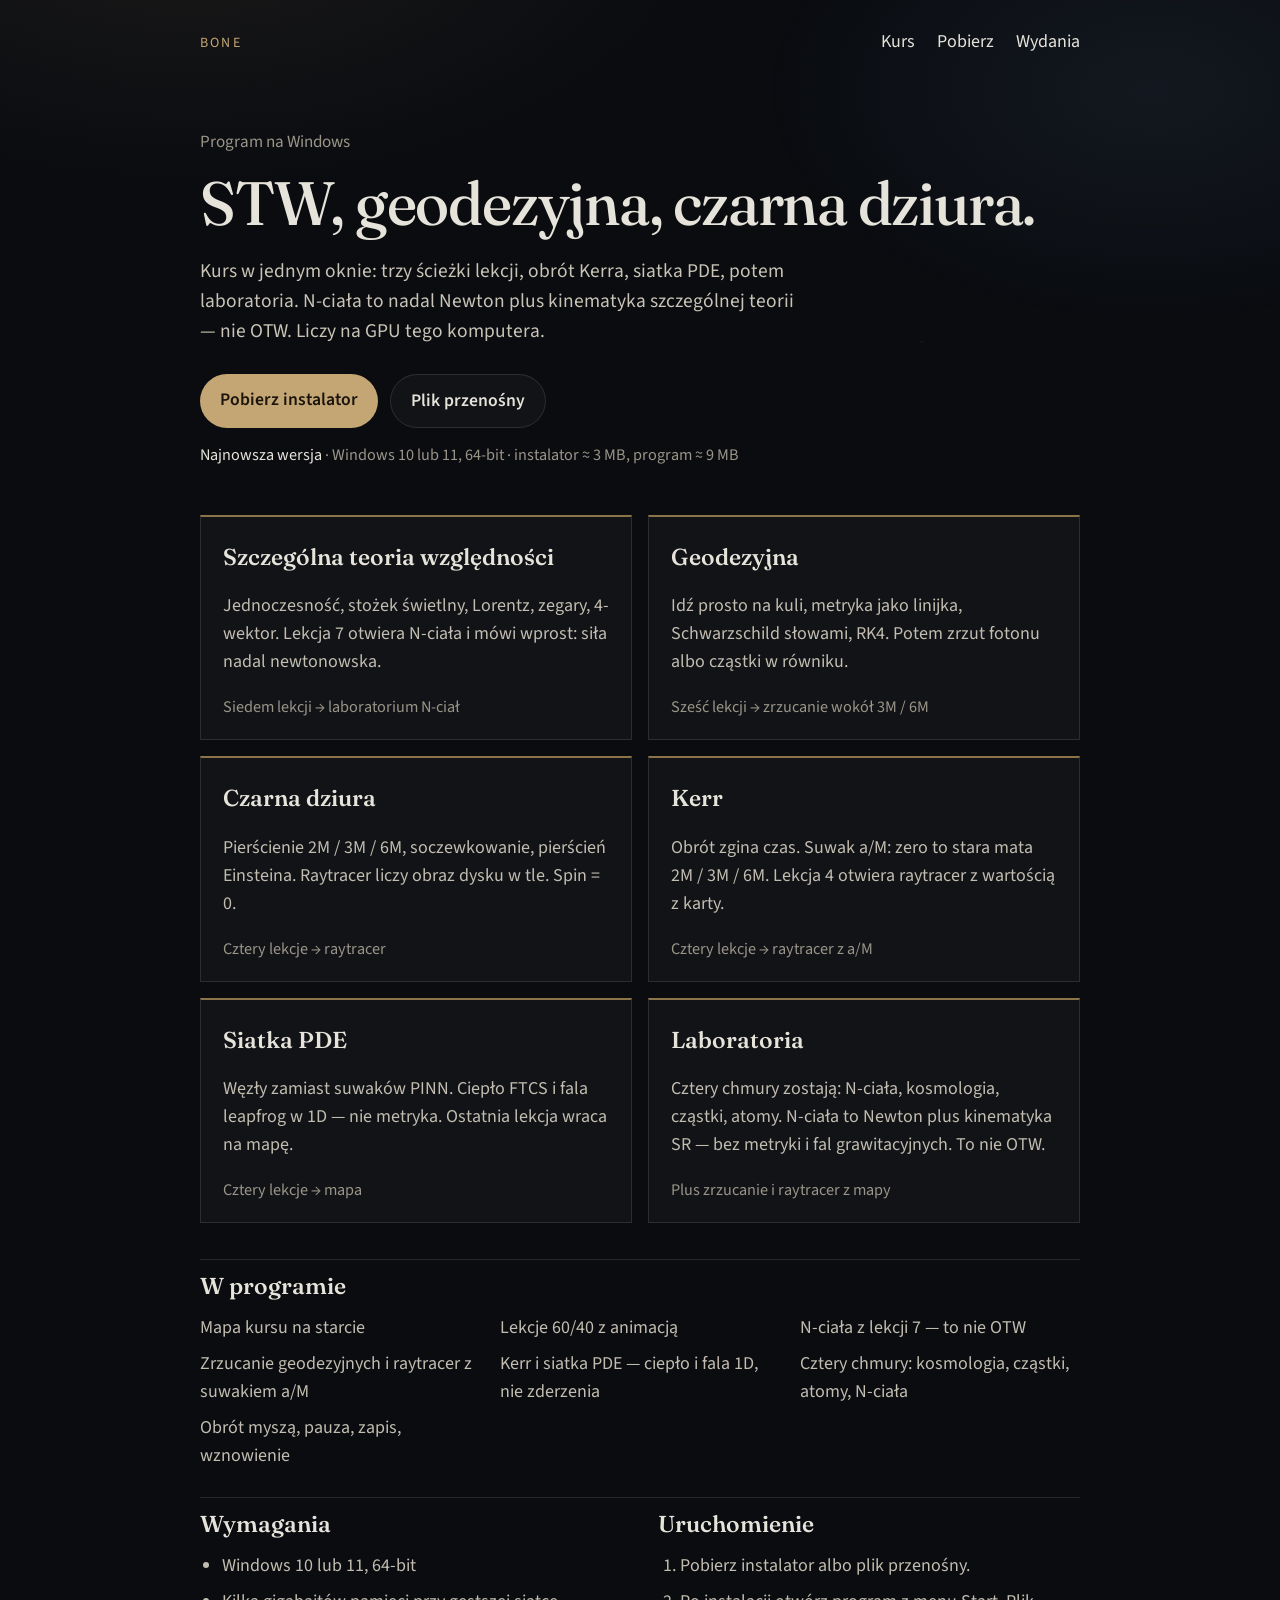
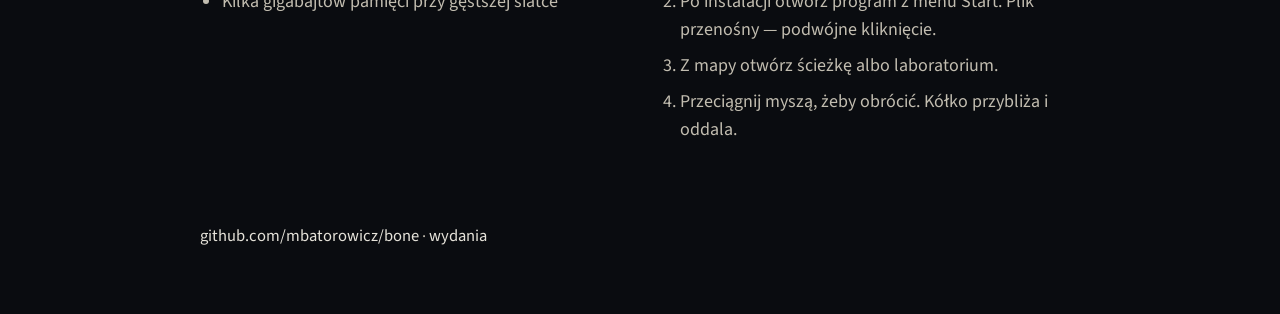
<file: www/index.html>
<!DOCTYPE html>
<html lang="pl">
  <head>
    <meta charset="utf-8" />
    <meta name="viewport" content="width=device-width, initial-scale=1" />
    <title>Bone — czasoprzestrzeń</title>
    <meta
      name="description"
      content="Kurs STW → geodezyjna → czarna dziura, potem Kerr i siatka PDE. N-ciała to nadal Newton plus kinematyka SR, nie OTW. Program na Windows."
    />
    <link rel="icon" href="favicon.svg" type="image/svg+xml" />
    <link rel="preconnect" href="https://fonts.googleapis.com" />
    <link rel="preconnect" href="https://fonts.gstatic.com" crossorigin />
    <link
      href="https://fonts.googleapis.com/css2?family=Fraunces:opsz,wght@9..144,480;9..144,560&family=Source+Sans+3:wght@400;500;600&display=swap"
      rel="stylesheet"
    />
    <link rel="stylesheet" href="style.css" />
  </head>
  <body>
    <div class="sky" aria-hidden="true"></div>
    <header class="wrap top">
      <p class="mark">Bone</p>
      <nav>
        <a href="#kurs">Kurs</a>
        <a href="#pobierz">Pobierz</a>
        <a href="https://github.com/mbatorowicz/bone/releases/latest">Wydania</a>
      </nav>
    </header>

    <main class="wrap">
      <section class="hero">
        <p class="eyebrow">Program na Windows</p>
        <h1>STW, geodezyjna, czarna dziura.</h1>
        <p class="lead">
          Kurs w jednym oknie: trzy ścieżki lekcji, obrót Kerra, siatka
          PDE, potem laboratoria. N-ciała to nadal Newton plus kinematyka
          szczególnej teorii — nie OTW. Liczy na GPU tego komputera.
        </p>
        <div class="actions">
          <a
            class="btn primary"
            id="pobierz"
            data-asset="msi"
            href="https://github.com/mbatorowicz/bone/releases/latest/download/BoneCosmo.msi"
          >
            Pobierz instalator
          </a>
          <a
            class="btn ghost"
            data-asset="exe"
            href="https://github.com/mbatorowicz/bone/releases/latest/download/BoneCosmo.exe"
          >
            Plik przenośny
          </a>
        </div>
        <p class="fine">
          <a id="wersja" href="https://github.com/mbatorowicz/bone/releases/latest">Najnowsza wersja</a>
          · Windows 10 lub 11, 64-bit · instalator ≈&nbsp;3&nbsp;MB, program ≈&nbsp;9&nbsp;MB
        </p>
      </section>

      <section class="models" id="kurs" aria-label="Ścieżki kursu">
        <article>
          <h2>Szczególna teoria względności</h2>
          <p>
            Jednoczesność, stożek świetlny, Lorentz, zegary, 4-wektor.
            Lekcja 7 otwiera N-ciała i mówi wprost: siła nadal newtonowska.
          </p>
          <p class="meta">Siedem lekcji → laboratorium N-ciał</p>
        </article>
        <article>
          <h2>Geodezyjna</h2>
          <p>
            Idź prosto na kuli, metryka jako linijka, Schwarzschild słowami,
            RK4. Potem zrzut fotonu albo cząstki w równiku.
          </p>
          <p class="meta">Sześć lekcji → zrzucanie wokół 3M / 6M</p>
        </article>
        <article>
          <h2>Czarna dziura</h2>
          <p>
            Pierścienie 2M / 3M / 6M, soczewkowanie, pierścień Einsteina.
            Raytracer liczy obraz dysku w tle. Spin = 0.
          </p>
          <p class="meta">Cztery lekcje → raytracer</p>
        </article>
        <article>
          <h2>Kerr</h2>
          <p>
            Obrót zgina czas. Suwak a/M: zero to stara mata 2M / 3M / 6M.
            Lekcja 4 otwiera raytracer z wartością z karty.
          </p>
          <p class="meta">Cztery lekcje → raytracer z a/M</p>
        </article>
        <article>
          <h2>Siatka PDE</h2>
          <p>
            Węzły zamiast suwaków PINN. Ciepło FTCS i fala leapfrog w 1D —
            nie metryka. Ostatnia lekcja wraca na mapę.
          </p>
          <p class="meta">Cztery lekcje → mapa</p>
        </article>
        <article>
          <h2>Laboratoria</h2>
          <p>
            Cztery chmury zostają: N-ciała, kosmologia, cząstki, atomy.
            N-ciała to Newton plus kinematyka SR — bez metryki i fal
            grawitacyjnych. To nie OTW.
          </p>
          <p class="meta">Plus zrzucanie i raytracer z mapy</p>
        </article>
      </section>

      <section class="facts" aria-label="W programie">
        <h2>W programie</h2>
        <ul>
          <li>Mapa kursu na starcie</li>
          <li>Lekcje 60/40 z animacją</li>
          <li>N-ciała z lekcji 7 — to nie OTW</li>
          <li>Zrzucanie geodezyjnych i raytracer z suwakiem a/M</li>
          <li>Kerr i siatka PDE — ciepło i fala 1D, nie zderzenia</li>
          <li>Cztery chmury: kosmologia, cząstki, atomy, N-ciała</li>
          <li>Obrót myszą, pauza, zapis, wznowienie</li>
        </ul>
      </section>

      <section class="split">
        <article>
          <h2>Wymagania</h2>
          <ul>
            <li>Windows 10 lub 11, 64-bit</li>
            <li>Kilka gigabajtów pamięci przy gęstszej siatce</li>
          </ul>
        </article>
        <article>
          <h2>Uruchomienie</h2>
          <ol>
            <li>Pobierz instalator albo plik przenośny.</li>
            <li>
              Po instalacji otwórz program z menu Start.
              Plik przenośny — podwójne kliknięcie.
            </li>
            <li>Z mapy otwórz ścieżkę albo laboratorium.</li>
            <li>Przeciągnij myszą, żeby obrócić. Kółko przybliża i oddala.</li>
          </ol>
        </article>
      </section>
    </main>

    <footer class="wrap foot">
      <p>
        <a href="https://github.com/mbatorowicz/bone">github.com/mbatorowicz/bone</a>
        ·
        <a href="https://github.com/mbatorowicz/bone/releases/latest">wydania</a>
      </p>
    </footer>
    <script>
      fetch("https://api.github.com/repos/mbatorowicz/bone/releases/latest")
        .then((r) => (r.ok ? r.json() : Promise.reject()))
        .then((rel) => {
          const version = document.getElementById("wersja");
          if (version && rel.tag_name) {
            version.textContent = rel.tag_name;
            version.href = rel.html_url;
          }
          for (const asset of rel.assets ?? []) {
            const kind = asset.name.endsWith(".msi")
              ? "msi"
              : asset.name.endsWith(".exe")
                ? "exe"
                : null;
            const link = kind && document.querySelector(`[data-asset="${kind}"]`);
            if (link) link.href = asset.browser_download_url;
          }
        })
        .catch(() => {});
    </script>
  </body>
</html>
</file>
<file: www/style.css>
:root {
  --bg: #0a0c10;
  --ink: #e6e3da;
  --muted: #9a9588;
  --line: rgba(230, 227, 218, 0.12);
  --gold: #c4a574;
  --gold-dim: #8d7348;
  --card: rgba(255, 255, 255, 0.03);
}

* {
  box-sizing: border-box;
}

html,
body {
  margin: 0;
  min-height: 100%;
  background: var(--bg);
  color: var(--ink);
  font-family: "Source Sans 3", "Segoe UI", sans-serif;
  font-size: 18px;
  line-height: 1.55;
}

.sky {
  pointer-events: none;
  position: fixed;
  inset: 0;
  background:
    radial-gradient(900px 480px at 15% -10%, rgba(196, 165, 116, 0.09), transparent 60%),
    radial-gradient(700px 420px at 90% 10%, rgba(70, 90, 120, 0.16), transparent 55%),
    radial-gradient(circle at 20% 70%, rgba(255, 255, 255, 0.045) 1px, transparent 1.5px),
    radial-gradient(circle at 72% 38%, rgba(255, 255, 255, 0.04) 1px, transparent 1.5px),
    radial-gradient(circle at 44% 22%, rgba(255, 255, 255, 0.03) 1px, transparent 1.5px);
  z-index: 0;
}

.wrap {
  position: relative;
  z-index: 1;
  width: min(880px, calc(100% - 40px));
  margin: 0 auto;
}

.top {
  display: flex;
  justify-content: space-between;
  align-items: baseline;
  padding: 28px 0 8px;
}

.mark {
  margin: 0;
  letter-spacing: 0.16em;
  text-transform: uppercase;
  font-size: 0.78rem;
  color: var(--gold);
}

nav {
  display: flex;
  gap: 22px;
}

nav a,
.fine a,
.foot a {
  color: var(--ink);
  text-decoration: none;
  border-bottom: 1px solid transparent;
}

nav a:hover,
.fine a:hover,
.foot a:hover {
  border-bottom-color: var(--gold);
  color: var(--gold);
}

.hero {
  padding: 64px 0 40px;
}

.eyebrow {
  margin: 0 0 14px;
  color: var(--muted);
  font-size: 0.95rem;
}

h1 {
  margin: 0 0 18px;
  font-family: Fraunces, Georgia, serif;
  font-weight: 480;
  font-size: clamp(2.2rem, 5.5vw, 3.4rem);
  line-height: 1.12;
  letter-spacing: -0.02em;
}

.lead {
  max-width: 34rem;
  margin: 0 0 28px;
  color: #c9c4b6;
  font-size: 1.08rem;
}

.actions {
  display: flex;
  flex-wrap: wrap;
  gap: 12px;
  margin-bottom: 14px;
}

.btn {
  display: inline-block;
  padding: 12px 20px;
  border-radius: 999px;
  text-decoration: none;
  font-weight: 600;
  font-size: 0.98rem;
}

.btn.primary {
  background: var(--gold);
  color: #1a140c;
}

.btn.primary:hover {
  background: #d4b88a;
}

.btn.ghost {
  color: var(--ink);
  border: 1px solid var(--line);
  background: var(--card);
}

.btn.ghost:hover {
  border-color: var(--gold-dim);
}

.fine {
  margin: 0;
  color: var(--muted);
  font-size: 0.9rem;
}

.models {
  display: grid;
  grid-template-columns: 1fr 1fr;
  gap: 16px;
  padding: 8px 0 36px;
}

.models article {
  padding: 22px 22px 20px;
  border: 1px solid var(--line);
  border-top: 2px solid var(--gold-dim);
  background: var(--card);
}

.facts {
  padding: 8px 0 28px;
  border-top: 1px solid var(--line);
}

.facts ul {
  display: grid;
  grid-template-columns: 1fr 1fr 1fr;
  gap: 8px 20px;
  padding: 0;
  list-style: none;
}

.split {
  display: grid;
  grid-template-columns: 1fr 1fr;
  gap: 28px 36px;
  padding: 8px 0 64px;
  border-top: 1px solid var(--line);
}

h2 {
  margin: 18px 0 10px;
  font-family: Fraunces, Georgia, serif;
  font-weight: 560;
  font-size: 1.28rem;
}

.models h2,
.facts h2,
.split h2 {
  margin-top: 0;
}

p,
li {
  color: #c2bdb0;
}

.meta {
  margin: 14px 0 0;
  color: var(--muted);
  font-size: 0.9rem;
}

ul,
ol {
  margin: 0;
  padding-left: 1.2rem;
}

.facts ul {
  padding-left: 0;
}

li + li {
  margin-top: 8px;
}

.facts li + li {
  margin-top: 0;
}

.foot {
  padding: 0 0 48px;
  color: var(--muted);
  font-size: 0.92rem;
}

@media (max-width: 720px) {
  .models,
  .facts ul,
  .split {
    grid-template-columns: 1fr;
  }

  .hero {
    padding-top: 44px;
  }

  .facts li + li {
    margin-top: 8px;
  }
}
</file>
